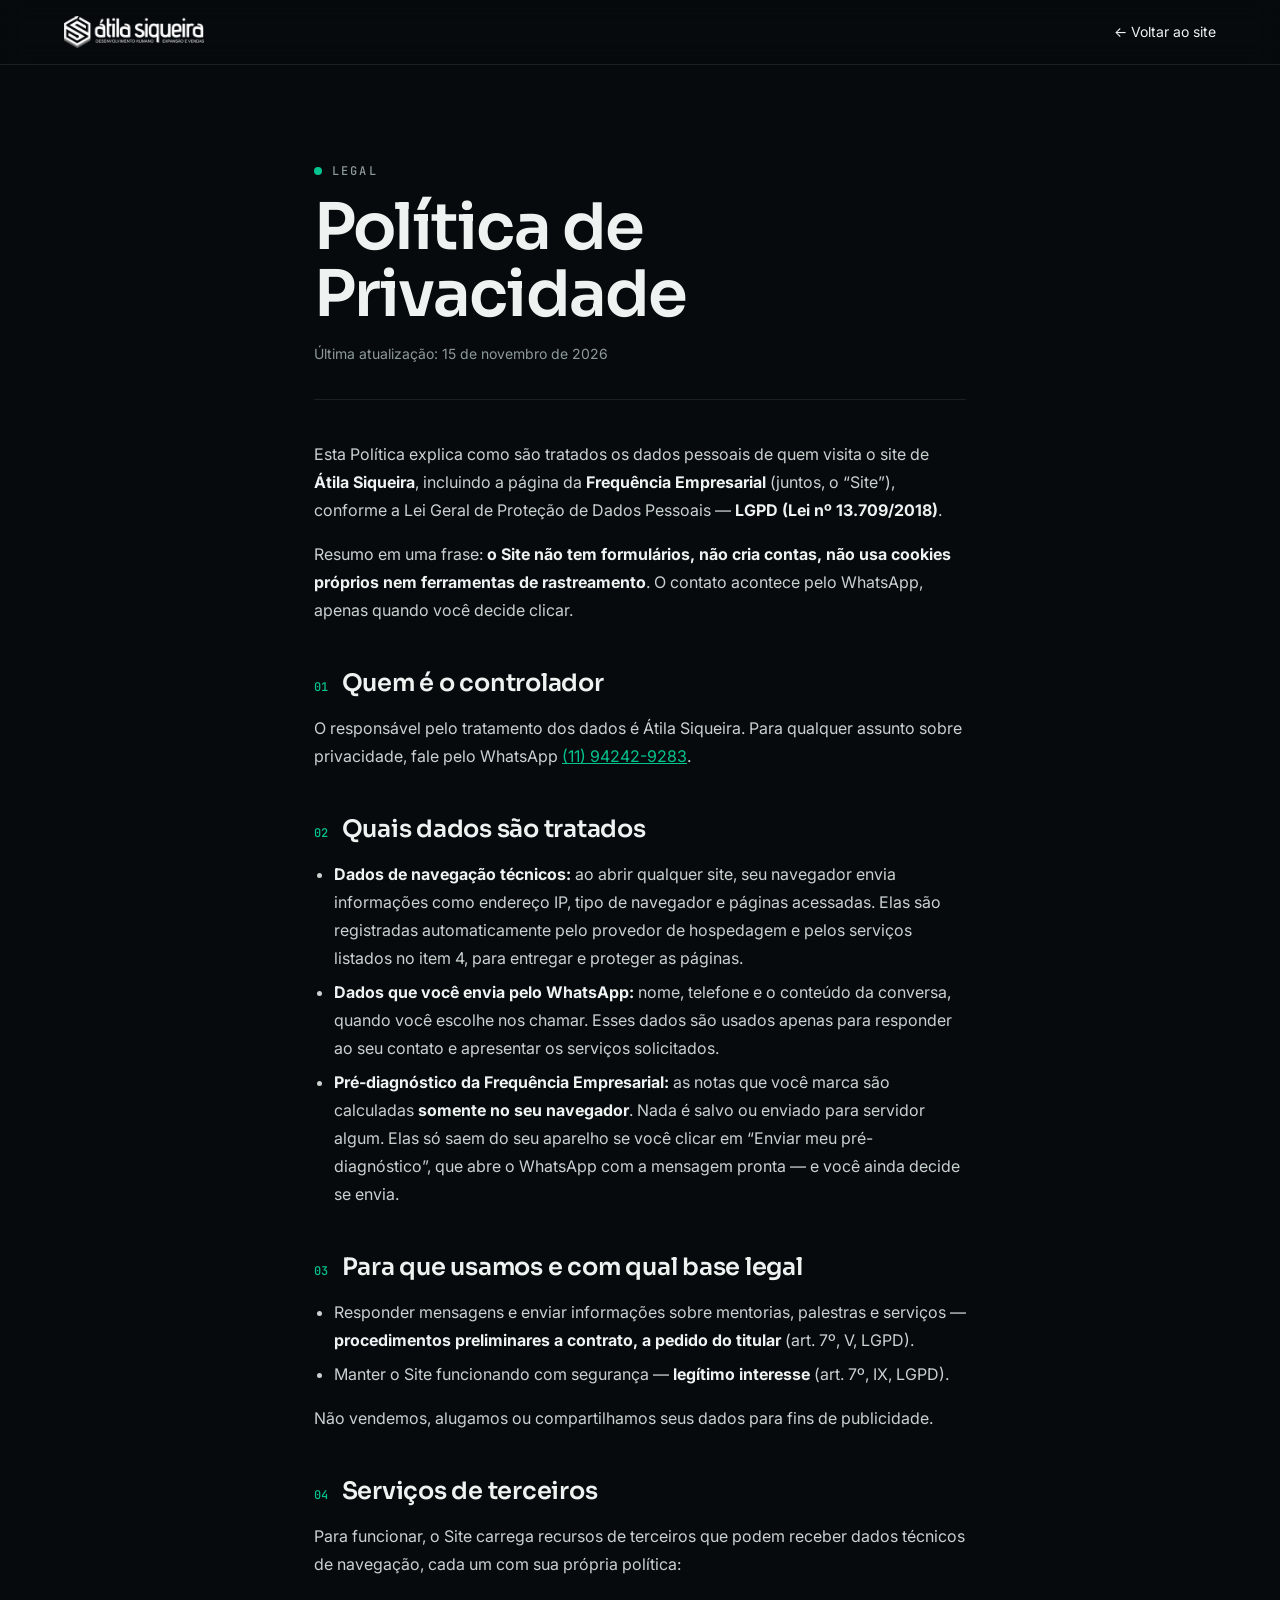
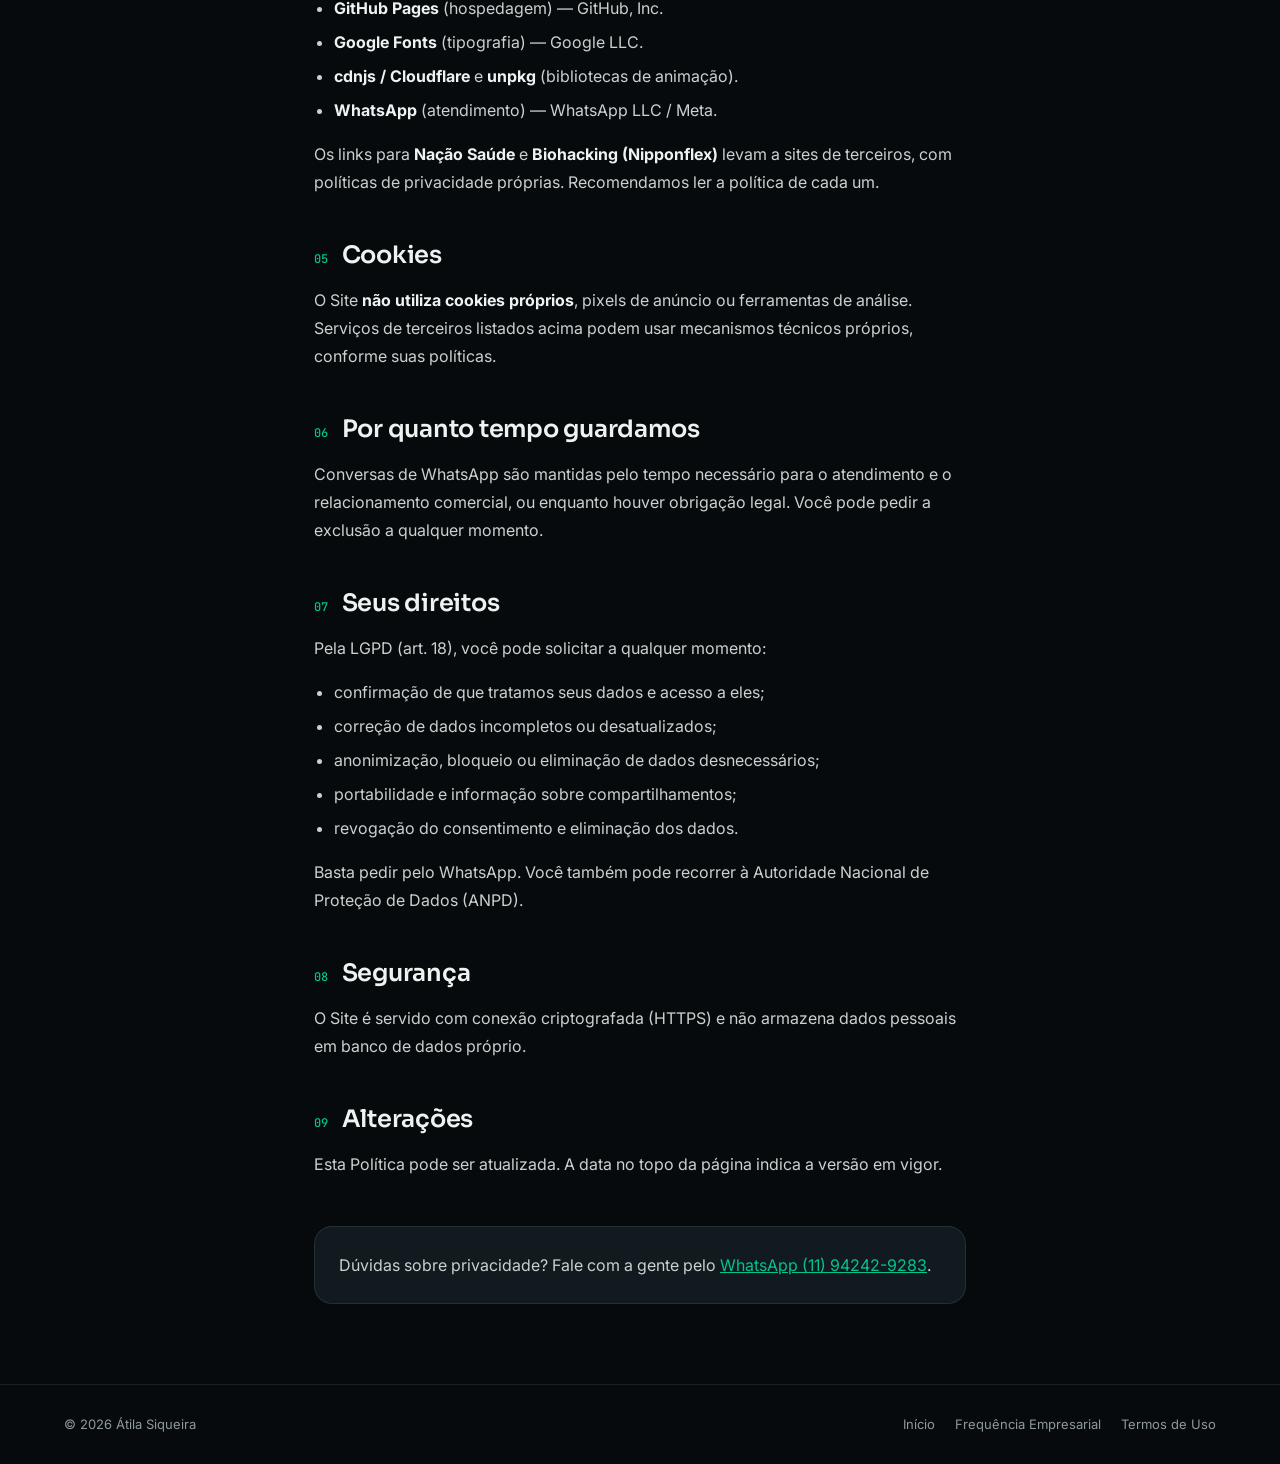
<file: privacidade.html>
<!doctype html>
<html lang="pt-BR">
<head>
  <meta charset="utf-8">
  <meta name="viewport" content="width=device-width, initial-scale=1">
  <title>Política de Privacidade | Átila Siqueira</title>
  <meta name="description" content="Como o site de Átila Siqueira trata dados pessoais, em conformidade com a LGPD (Lei 13.709/2018).">
  <meta name="theme-color" content="#070a0d">
  <link rel="icon" href="favicon.ico" sizes="any">
  <link rel="icon" type="image/png" sizes="32x32" href="favicon-32.png">
  <link rel="apple-touch-icon" href="apple-touch-icon.png">
  <link rel="manifest" href="site.webmanifest">
  <link rel="preconnect" href="https://fonts.googleapis.com">
  <link rel="preconnect" href="https://fonts.gstatic.com" crossorigin>
  <link href="https://fonts.googleapis.com/css2?family=Sora:wght@600&family=Inter:wght@400;500;600&family=JetBrains+Mono:wght@500&display=swap" rel="stylesheet">
  <link rel="stylesheet" href="legal.css">
</head>
<body>
  <header class="top">
    <a href="./"><img src="assets/logo-white-320.webp" srcset="assets/logo-white-320.webp 320w, assets/logo-white-480.webp 480w, assets/logo-white.webp 1000w" sizes="140px" alt="Átila Siqueira" width="1000" height="231"></a>
    <a class="back" href="./">← Voltar ao site</a>
  </header>

  <main class="doc">
    <p class="eyebrow">Legal</p>
    <h1>Política de Privacidade</h1>
    <p class="updated">Última atualização: 15 de novembro de 2026</p>

    <p>Esta Política explica como são tratados os dados pessoais de quem visita o site de <strong>Átila Siqueira</strong>, incluindo a página da <strong>Frequência Empresarial</strong> (juntos, o “Site”), conforme a Lei Geral de Proteção de Dados Pessoais — <strong>LGPD (Lei nº 13.709/2018)</strong>.</p>
    <p>Resumo em uma frase: <strong>o Site não tem formulários, não cria contas, não usa cookies próprios nem ferramentas de rastreamento</strong>. O contato acontece pelo WhatsApp, apenas quando você decide clicar.</p>

    <h2><span>01</span>Quem é o controlador</h2>
    <p>O responsável pelo tratamento dos dados é Átila Siqueira. Para qualquer assunto sobre privacidade, fale pelo WhatsApp <a href="https://wa.me/5511942429283" target="_blank" rel="noopener">(11) 94242-9283</a>.</p>

    <h2><span>02</span>Quais dados são tratados</h2>
    <ul>
      <li><strong>Dados de navegação técnicos:</strong> ao abrir qualquer site, seu navegador envia informações como endereço IP, tipo de navegador e páginas acessadas. Elas são registradas automaticamente pelo provedor de hospedagem e pelos serviços listados no item 4, para entregar e proteger as páginas.</li>
      <li><strong>Dados que você envia pelo WhatsApp:</strong> nome, telefone e o conteúdo da conversa, quando você escolhe nos chamar. Esses dados são usados apenas para responder ao seu contato e apresentar os serviços solicitados.</li>
      <li><strong>Pré-diagnóstico da Frequência Empresarial:</strong> as notas que você marca são calculadas <strong>somente no seu navegador</strong>. Nada é salvo ou enviado para servidor algum. Elas só saem do seu aparelho se você clicar em “Enviar meu pré-diagnóstico”, que abre o WhatsApp com a mensagem pronta — e você ainda decide se envia.</li>
    </ul>

    <h2><span>03</span>Para que usamos e com qual base legal</h2>
    <ul>
      <li>Responder mensagens e enviar informações sobre mentorias, palestras e serviços — <strong>procedimentos preliminares a contrato, a pedido do titular</strong> (art. 7º, V, LGPD).</li>
      <li>Manter o Site funcionando com segurança — <strong>legítimo interesse</strong> (art. 7º, IX, LGPD).</li>
    </ul>
    <p>Não vendemos, alugamos ou compartilhamos seus dados para fins de publicidade.</p>

    <h2><span>04</span>Serviços de terceiros</h2>
    <p>Para funcionar, o Site carrega recursos de terceiros que podem receber dados técnicos de navegação, cada um com sua própria política:</p>
    <ul>
      <li><strong>GitHub Pages</strong> (hospedagem) — GitHub, Inc.</li>
      <li><strong>Google Fonts</strong> (tipografia) — Google LLC.</li>
      <li><strong>cdnjs / Cloudflare</strong> e <strong>unpkg</strong> (bibliotecas de animação).</li>
      <li><strong>WhatsApp</strong> (atendimento) — WhatsApp LLC / Meta.</li>
    </ul>
    <p>Os links para <strong>Nação Saúde</strong> e <strong>Biohacking (Nipponflex)</strong> levam a sites de terceiros, com políticas de privacidade próprias. Recomendamos ler a política de cada um.</p>

    <h2><span>05</span>Cookies</h2>
    <p>O Site <strong>não utiliza cookies próprios</strong>, pixels de anúncio ou ferramentas de análise. Serviços de terceiros listados acima podem usar mecanismos técnicos próprios, conforme suas políticas.</p>

    <h2><span>06</span>Por quanto tempo guardamos</h2>
    <p>Conversas de WhatsApp são mantidas pelo tempo necessário para o atendimento e o relacionamento comercial, ou enquanto houver obrigação legal. Você pode pedir a exclusão a qualquer momento.</p>

    <h2><span>07</span>Seus direitos</h2>
    <p>Pela LGPD (art. 18), você pode solicitar a qualquer momento:</p>
    <ul>
      <li>confirmação de que tratamos seus dados e acesso a eles;</li>
      <li>correção de dados incompletos ou desatualizados;</li>
      <li>anonimização, bloqueio ou eliminação de dados desnecessários;</li>
      <li>portabilidade e informação sobre compartilhamentos;</li>
      <li>revogação do consentimento e eliminação dos dados.</li>
    </ul>
    <p>Basta pedir pelo WhatsApp. Você também pode recorrer à Autoridade Nacional de Proteção de Dados (ANPD).</p>

    <h2><span>08</span>Segurança</h2>
    <p>O Site é servido com conexão criptografada (HTTPS) e não armazena dados pessoais em banco de dados próprio.</p>

    <h2><span>09</span>Alterações</h2>
    <p>Esta Política pode ser atualizada. A data no topo da página indica a versão em vigor.</p>

    <div class="box"><p>Dúvidas sobre privacidade? Fale com a gente pelo <a href="https://wa.me/5511942429283" target="_blank" rel="noopener">WhatsApp (11) 94242-9283</a>.</p></div>
  </main>

  <footer class="foot">
    <span>© 2026 Átila Siqueira</span>
    <nav><a href="./">Início</a><a href="frequencia/">Frequência Empresarial</a><a href="termos.html">Termos de Uso</a></nav>
  </footer>
</body>
</html>
</file>
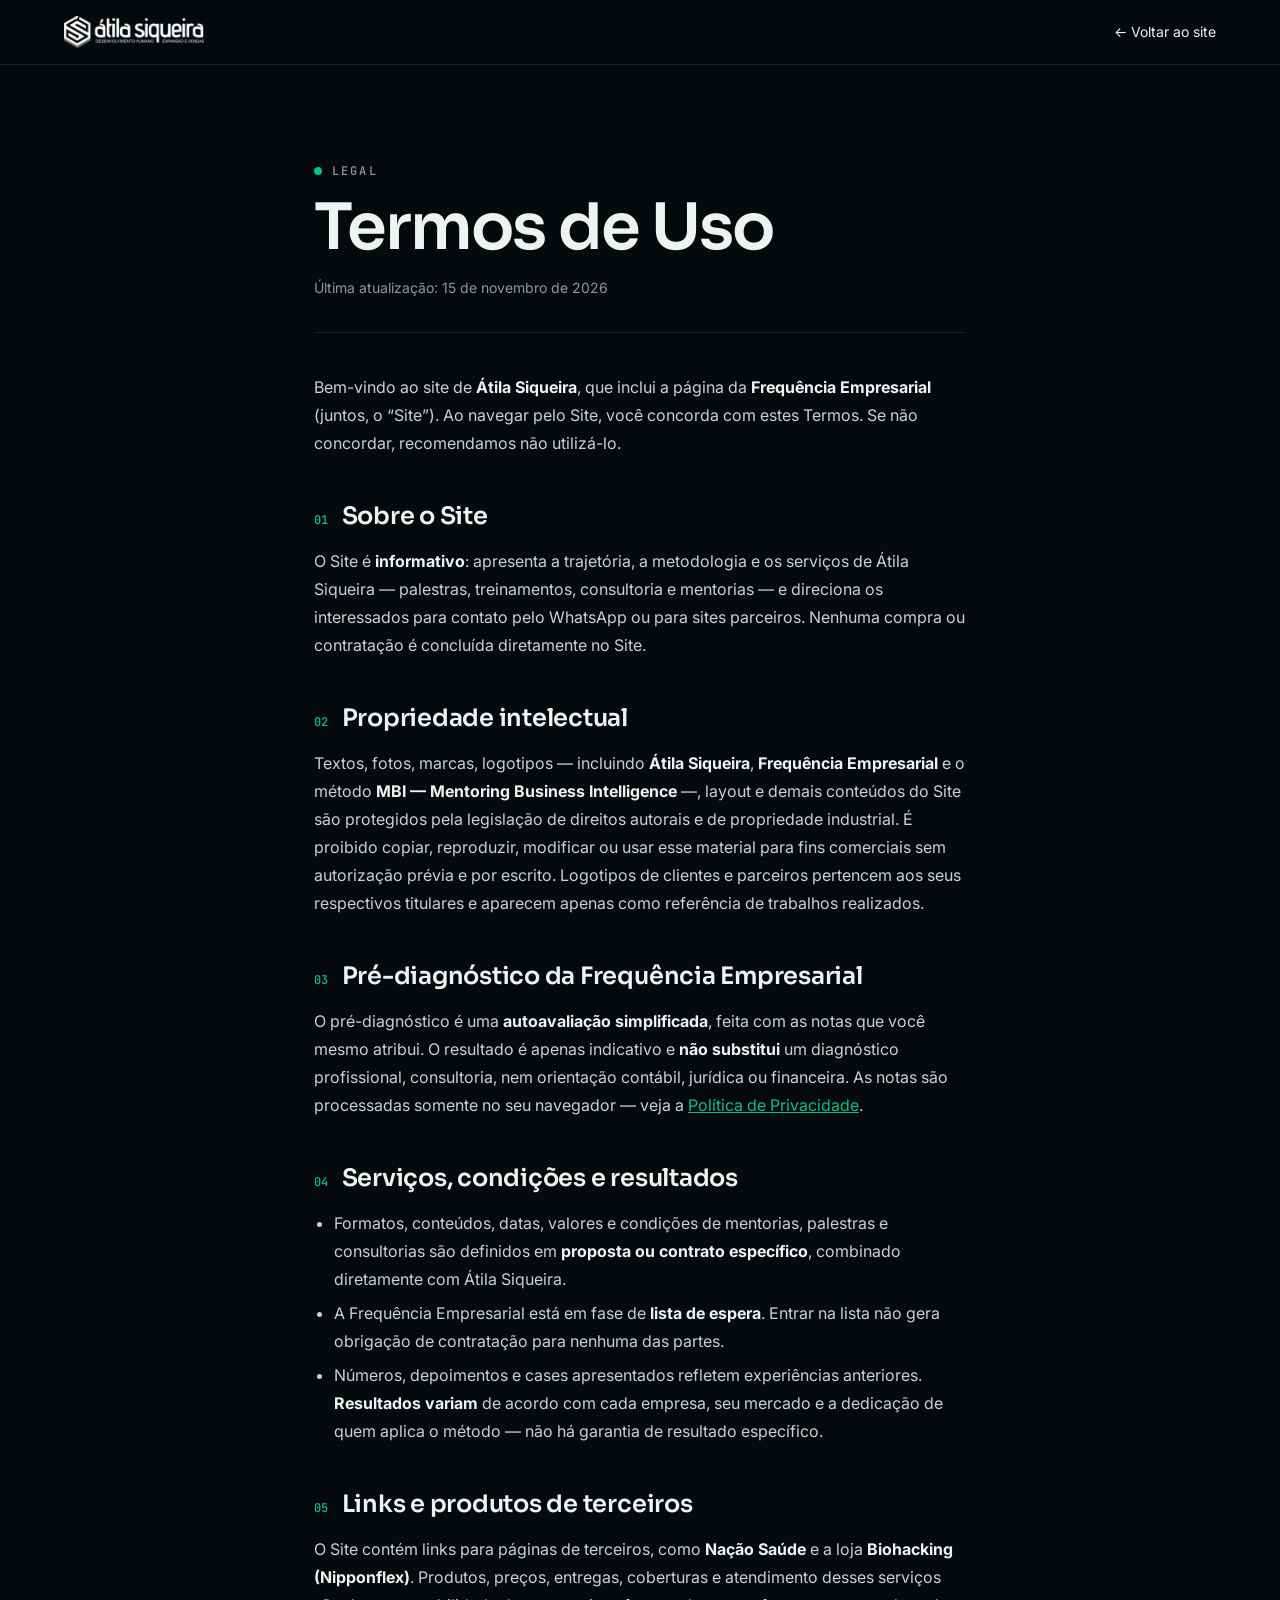
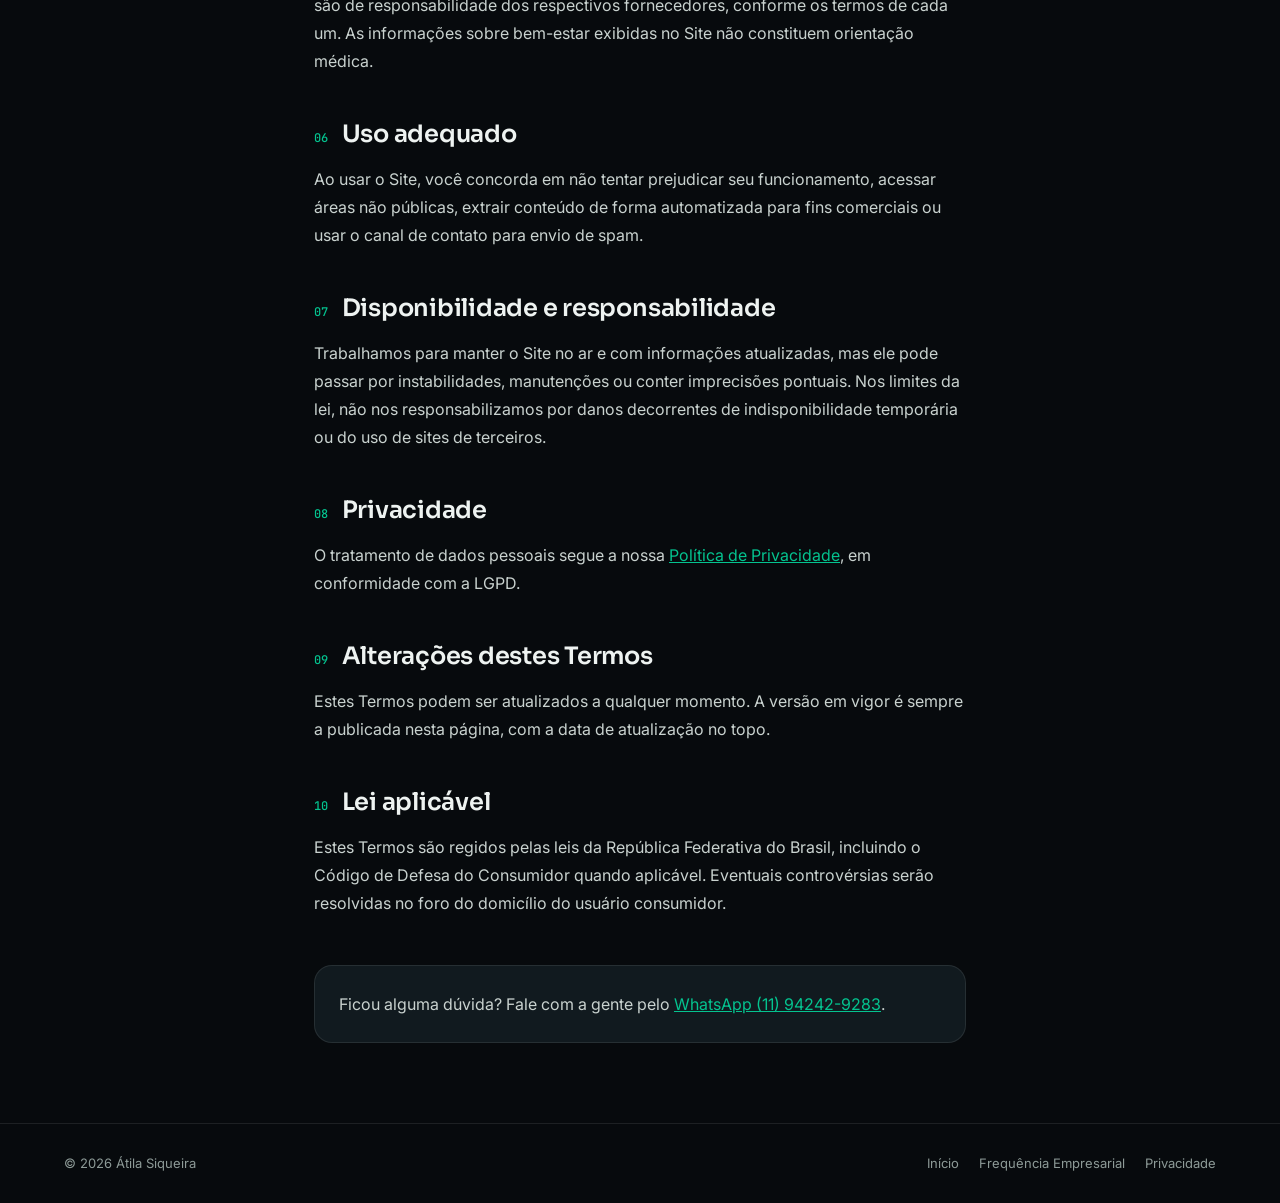
<file: termos.html>
<!doctype html>
<html lang="pt-BR">
<head>
  <meta charset="utf-8">
  <meta name="viewport" content="width=device-width, initial-scale=1">
  <title>Termos de Uso | Átila Siqueira</title>
  <meta name="description" content="Termos de Uso do site de Átila Siqueira e da Frequência Empresarial.">
  <meta name="theme-color" content="#070a0d">
  <link rel="icon" href="favicon.ico" sizes="any">
  <link rel="icon" type="image/png" sizes="32x32" href="favicon-32.png">
  <link rel="apple-touch-icon" href="apple-touch-icon.png">
  <link rel="manifest" href="site.webmanifest">
  <link rel="preconnect" href="https://fonts.googleapis.com">
  <link rel="preconnect" href="https://fonts.gstatic.com" crossorigin>
  <link href="https://fonts.googleapis.com/css2?family=Sora:wght@600&family=Inter:wght@400;500;600&family=JetBrains+Mono:wght@500&display=swap" rel="stylesheet">
  <link rel="stylesheet" href="legal.css">
</head>
<body>
  <header class="top">
    <a href="./"><img src="assets/logo-white-320.webp" srcset="assets/logo-white-320.webp 320w, assets/logo-white-480.webp 480w, assets/logo-white.webp 1000w" sizes="140px" alt="Átila Siqueira" width="1000" height="231"></a>
    <a class="back" href="./">← Voltar ao site</a>
  </header>

  <main class="doc">
    <p class="eyebrow">Legal</p>
    <h1>Termos de Uso</h1>
    <p class="updated">Última atualização: 15 de novembro de 2026</p>

    <p>Bem-vindo ao site de <strong>Átila Siqueira</strong>, que inclui a página da <strong>Frequência Empresarial</strong> (juntos, o “Site”). Ao navegar pelo Site, você concorda com estes Termos. Se não concordar, recomendamos não utilizá-lo.</p>

    <h2><span>01</span>Sobre o Site</h2>
    <p>O Site é <strong>informativo</strong>: apresenta a trajetória, a metodologia e os serviços de Átila Siqueira — palestras, treinamentos, consultoria e mentorias — e direciona os interessados para contato pelo WhatsApp ou para sites parceiros. Nenhuma compra ou contratação é concluída diretamente no Site.</p>

    <h2><span>02</span>Propriedade intelectual</h2>
    <p>Textos, fotos, marcas, logotipos — incluindo <strong>Átila Siqueira</strong>, <strong>Frequência Empresarial</strong> e o método <strong>MBI — Mentoring Business Intelligence</strong> —, layout e demais conteúdos do Site são protegidos pela legislação de direitos autorais e de propriedade industrial. É proibido copiar, reproduzir, modificar ou usar esse material para fins comerciais sem autorização prévia e por escrito. Logotipos de clientes e parceiros pertencem aos seus respectivos titulares e aparecem apenas como referência de trabalhos realizados.</p>

    <h2><span>03</span>Pré-diagnóstico da Frequência Empresarial</h2>
    <p>O pré-diagnóstico é uma <strong>autoavaliação simplificada</strong>, feita com as notas que você mesmo atribui. O resultado é apenas indicativo e <strong>não substitui</strong> um diagnóstico profissional, consultoria, nem orientação contábil, jurídica ou financeira. As notas são processadas somente no seu navegador — veja a <a href="privacidade.html">Política de Privacidade</a>.</p>

    <h2><span>04</span>Serviços, condições e resultados</h2>
    <ul>
      <li>Formatos, conteúdos, datas, valores e condições de mentorias, palestras e consultorias são definidos em <strong>proposta ou contrato específico</strong>, combinado diretamente com Átila Siqueira.</li>
      <li>A Frequência Empresarial está em fase de <strong>lista de espera</strong>. Entrar na lista não gera obrigação de contratação para nenhuma das partes.</li>
      <li>Números, depoimentos e cases apresentados refletem experiências anteriores. <strong>Resultados variam</strong> de acordo com cada empresa, seu mercado e a dedicação de quem aplica o método — não há garantia de resultado específico.</li>
    </ul>

    <h2><span>05</span>Links e produtos de terceiros</h2>
    <p>O Site contém links para páginas de terceiros, como <strong>Nação Saúde</strong> e a loja <strong>Biohacking (Nipponflex)</strong>. Produtos, preços, entregas, coberturas e atendimento desses serviços são de responsabilidade dos respectivos fornecedores, conforme os termos de cada um. As informações sobre bem-estar exibidas no Site não constituem orientação médica.</p>

    <h2><span>06</span>Uso adequado</h2>
    <p>Ao usar o Site, você concorda em não tentar prejudicar seu funcionamento, acessar áreas não públicas, extrair conteúdo de forma automatizada para fins comerciais ou usar o canal de contato para envio de spam.</p>

    <h2><span>07</span>Disponibilidade e responsabilidade</h2>
    <p>Trabalhamos para manter o Site no ar e com informações atualizadas, mas ele pode passar por instabilidades, manutenções ou conter imprecisões pontuais. Nos limites da lei, não nos responsabilizamos por danos decorrentes de indisponibilidade temporária ou do uso de sites de terceiros.</p>

    <h2><span>08</span>Privacidade</h2>
    <p>O tratamento de dados pessoais segue a nossa <a href="privacidade.html">Política de Privacidade</a>, em conformidade com a LGPD.</p>

    <h2><span>09</span>Alterações destes Termos</h2>
    <p>Estes Termos podem ser atualizados a qualquer momento. A versão em vigor é sempre a publicada nesta página, com a data de atualização no topo.</p>

    <h2><span>10</span>Lei aplicável</h2>
    <p>Estes Termos são regidos pelas leis da República Federativa do Brasil, incluindo o Código de Defesa do Consumidor quando aplicável. Eventuais controvérsias serão resolvidas no foro do domicílio do usuário consumidor.</p>

    <div class="box"><p>Ficou alguma dúvida? Fale com a gente pelo <a href="https://wa.me/5511942429283" target="_blank" rel="noopener">WhatsApp (11) 94242-9283</a>.</p></div>
  </main>

  <footer class="foot">
    <span>© 2026 Átila Siqueira</span>
    <nav><a href="./">Início</a><a href="frequencia/">Frequência Empresarial</a><a href="privacidade.html">Privacidade</a></nav>
  </footer>
</body>
</html>
</file>
<file: legal.css>
:root { --bg:#070a0d; --surface:#111a1f; --text:#eef3f1; --muted:#8d9a97; --green:#04c38f; --line:rgba(255,255,255,.09); --pad:clamp(16px,5vw,64px); }
*, *::before, *::after { box-sizing: border-box; }
body { margin: 0; background: var(--bg); color: var(--text); font: 400 16px/1.75 "Inter", system-ui, sans-serif; -webkit-font-smoothing: antialiased; }
a { color: var(--green); }
.top { position: sticky; top: 0; z-index: 5; display: flex; justify-content: space-between; align-items: center; gap: 16px; padding: 16px var(--pad); background: rgba(7,10,13,.8); backdrop-filter: blur(12px); -webkit-backdrop-filter: blur(12px); border-bottom: 1px solid var(--line); }
.top img { width: 140px; height: auto; display: block; }
.top a.back { color: var(--text); text-decoration: none; font-size: 14px; display: inline-flex; gap: 8px; align-items: center; }
.top a.back:hover { color: var(--green); }
.doc { max-width: 780px; margin: 0 auto; padding: clamp(50px, 8vw, 100px) var(--pad) 80px; }
.eyebrow { font: 500 12px/1 "JetBrains Mono", ui-monospace, monospace; letter-spacing: .18em; text-transform: uppercase; color: var(--muted); margin: 0 0 18px; display: flex; gap: 10px; align-items: center; }
.eyebrow::before { content: ""; width: 8px; height: 8px; border-radius: 50%; background: var(--green); }
h1 { font: 600 clamp(36px, 6vw, 64px)/1.04 "Sora", sans-serif; letter-spacing: -.03em; margin: 0 0 14px; }
.updated { color: var(--muted); font-size: 14px; margin: 0 0 40px; padding-bottom: 32px; border-bottom: 1px solid var(--line); }
h2 { font: 600 clamp(20px, 2.2vw, 24px)/1.25 "Sora", sans-serif; letter-spacing: -.01em; margin: 44px 0 12px; display: flex; gap: 14px; align-items: baseline; }
h2 span { font: 500 12px/1 "JetBrains Mono", monospace; color: var(--green); }
p, li { color: #c9d2cf; }
ul { padding-left: 20px; }
li { margin: 6px 0; }
strong { color: var(--text); }
.box { margin-top: 48px; padding: 24px; border: 1px solid var(--line); border-radius: 18px; background: var(--surface); }
.box p { margin: 0; }
.foot { border-top: 1px solid var(--line); padding: 28px var(--pad); display: flex; justify-content: space-between; gap: 16px; flex-wrap: wrap; font-size: 13px; color: var(--muted); }
.foot nav { display: flex; gap: 20px; }
.foot a { color: var(--muted); text-decoration: none; }
.foot a:hover { color: var(--text); }
</file>
